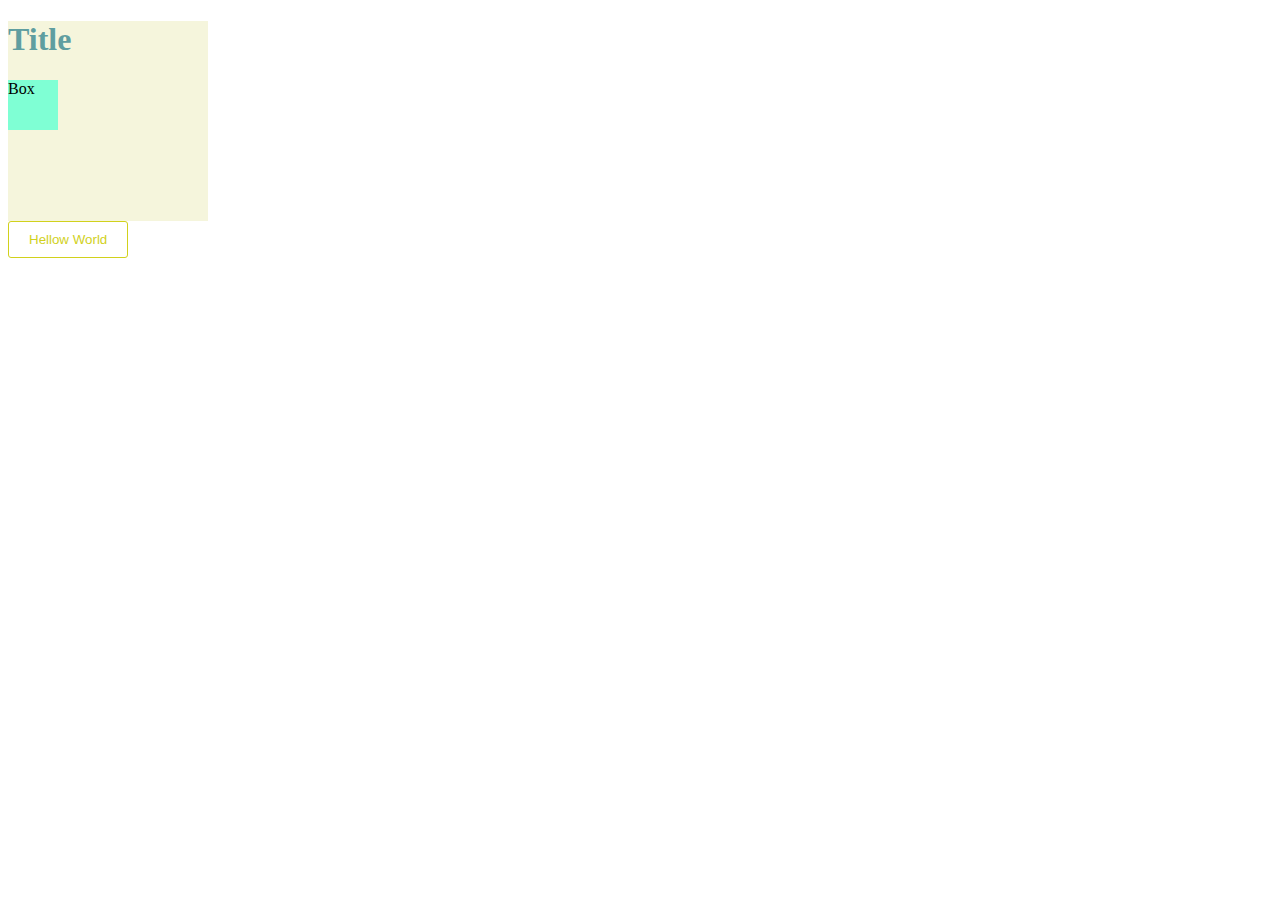
<file: modulo01/RSCSS/index.html>
<!DOCTYPE html>
<html lang="en">
  <head>
    <meta charset="UTF-8" />
    <meta name="viewport" content="width=device-width, initial-scale=1.0" />
    <link rel="stylesheet" href="styles.css" />
    <title>Title</title>
  </head>
  <body>
    <div class="ld-card">
      <h1 class="title">Title</h1>

      <div class="box">Box</div>
    </div>
    <button class="ld-button -warning">Hellow World</button>
  </body>
</html>
</file>
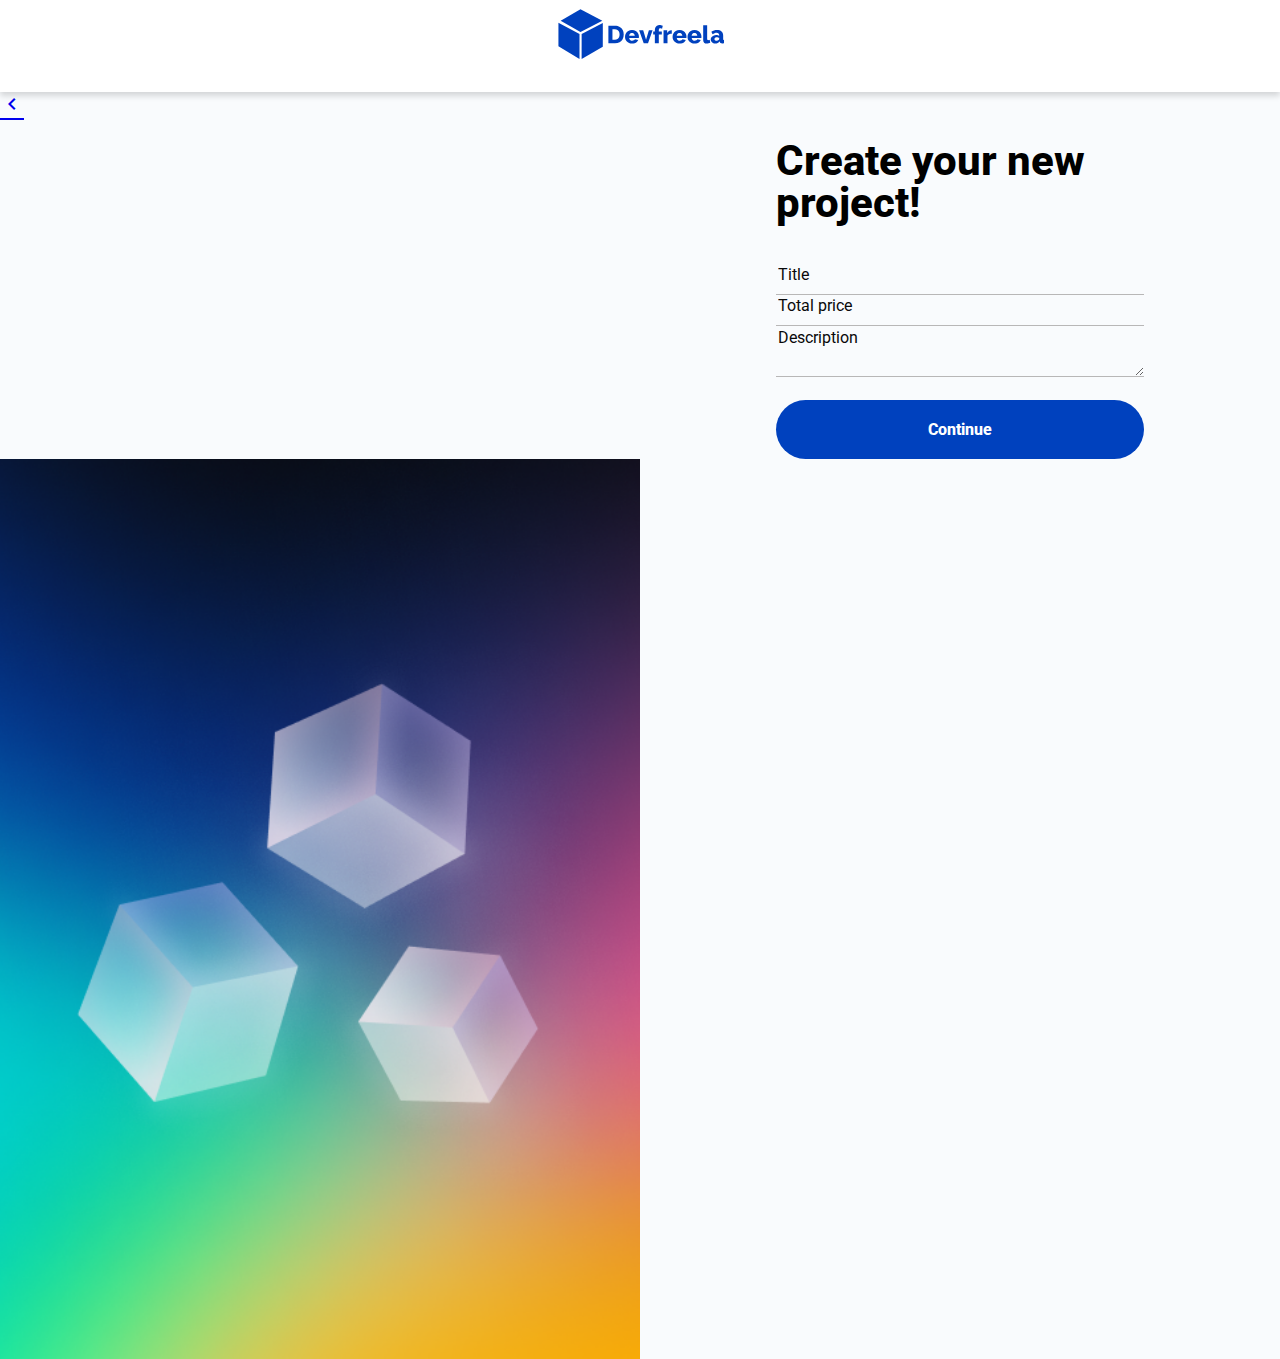
<file: project/create.html>
<!DOCTYPE html>
<html lang="en">
  <head>
    <meta charset="UTF-8" />
    <meta name="viewport" content="width=device-width, initial-scale=1.0" />
    <title>Create</title>

    <!-- Fonts -->
    <link rel="preconnect" href="https://fonts.googleapis.com">
    <link rel="preconnect" href="https://fonts.gstatic.com" crossorigin>
    <link href="https://fonts.googleapis.com/css2?family=Roboto:ital,wght@0,100..900;1,100..900&display=swap" rel="stylesheet">
    <link href="https://fonts.googleapis.com/css2?family=Material+Symbols+Outlined" rel="stylesheet" />

    <!-- Styles ITCSS -->
    <!-- Settings -->
    <link rel="stylesheet" href="styles/settings/text.css" />
    <link rel="stylesheet" href="styles/settings/color.css" />
    <link rel="stylesheet" href="styles/settings/core.css" />
    <link rel="stylesheet" href="styles/settings/wrapper.css" />
    <!-- Generic -->
    <link rel="stylesheet" href="styles/generic/reset.css" />
    <link rel="stylesheet" href="styles/generic/border-box.css" />
    <!-- Base -->
    <link rel="stylesheet" href="styles/base/html.css" />
    <!-- Objects -->
    <link rel="stylesheet" href="styles/objects/ld-wrapper.css" />
    <!-- Components -->
    <link rel="stylesheet" href="styles/components/ld-header.css" />
    <link rel="stylesheet" href="styles/components/ld-button.css" />
    <link rel="stylesheet" href="styles/components/ld-input.css" />
    <!-- Pages -->
    <link rel="stylesheet" href="styles/pages/create.css" />
    <!-- Trumps -->
  </head>
  <body>
    <div class="ld-create">
      <div class="ld-wrapper">
        <header class="ld-header">
          <div class="wrapper">
            <div class="logo-wrapper">
              <img class="image" src="assets/logo/devfreela.svg" alt="Logo"></img>
            </div>
          </div>
        </header>
        <main class="main-content">
          <a class="back-btn material-symbols-outlined" href="list.html">
            chevron_left
          </a>
          <div class="left">
            <h1 class="main-title">
              Create your new project!
            </h1>

            <input type="text" class="ld-input" placeholder="Title">
            <input type="text" class="ld-input" placeholder="Total price">
            <textarea class="ld-input" placeholder="Description"></textarea>
            <button class="ld-button">Continue</button>
          </div>
          <div class="right"><img class="image" src="assets/image/bg-float-cubes.png" alt="Backgorund for login/singup"></div>
        </main>
      </div>
    </div>
  </body>
</html>
</file>
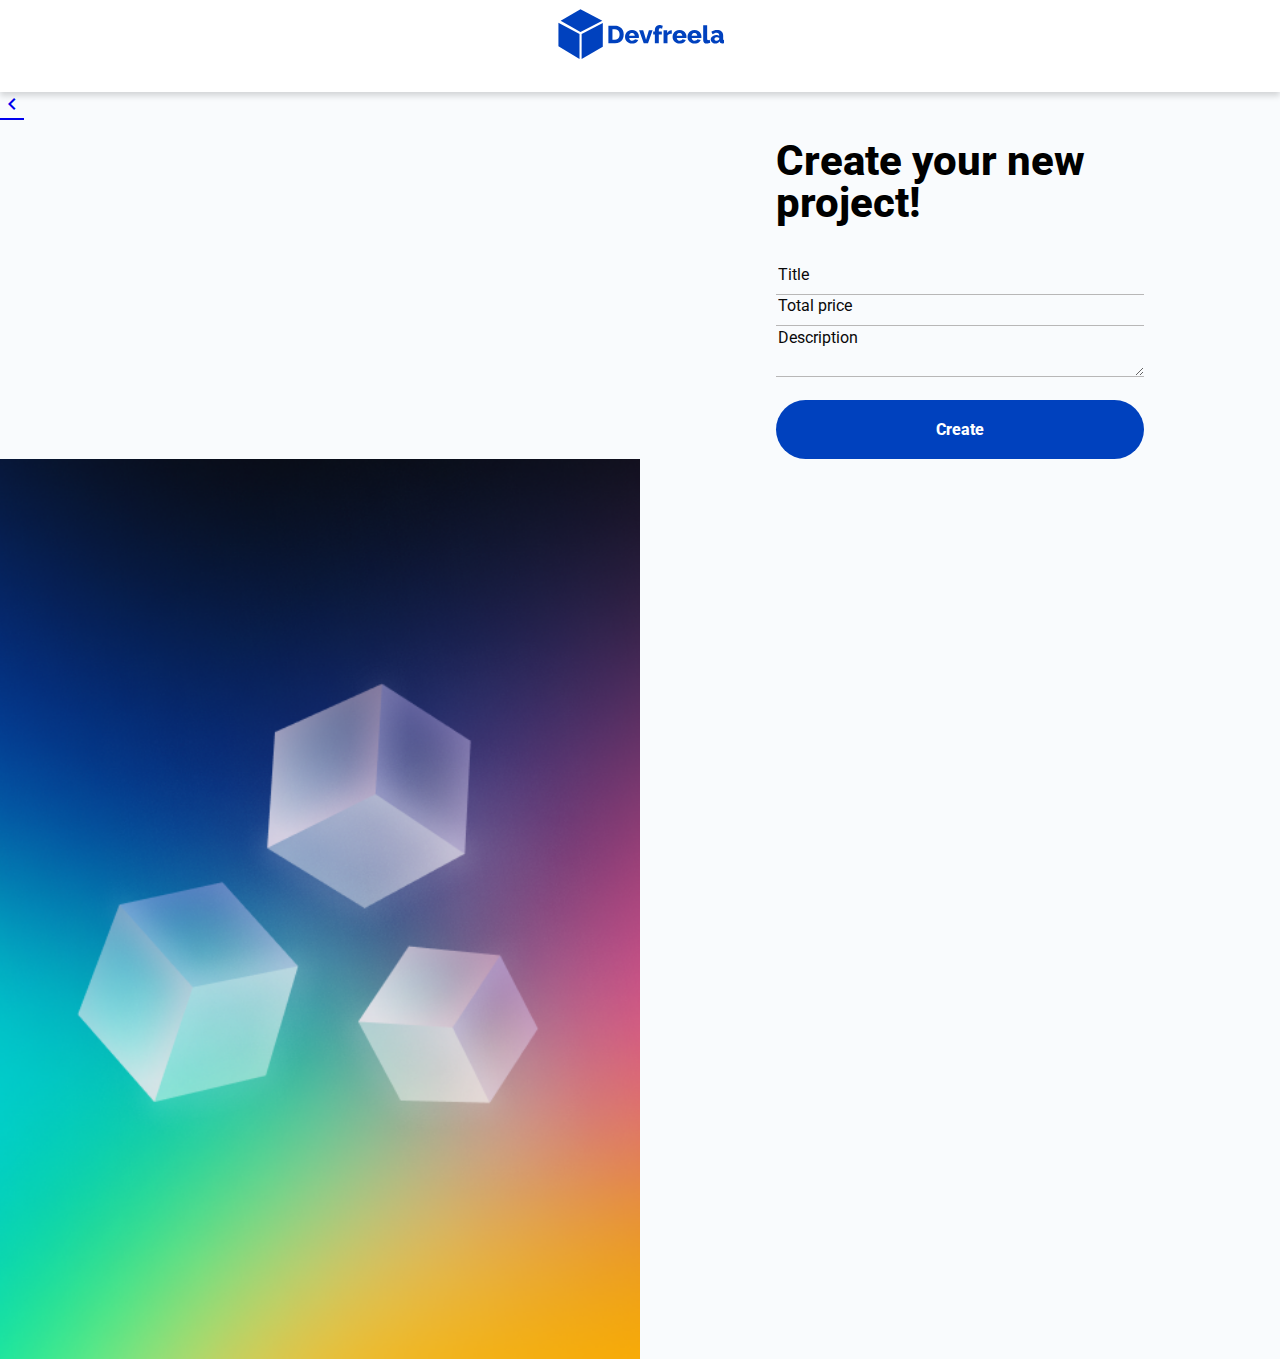
<file: project/project-create-edit.html>
<!DOCTYPE html>
<html lang="en">
  <head>
    <meta charset="UTF-8" />
    <meta name="viewport" content="width=device-width, initial-scale=1.0" />
    <title>Create</title>

    <!-- Fonts -->
    <link rel="preconnect" href="https://fonts.googleapis.com">
    <link rel="preconnect" href="https://fonts.gstatic.com" crossorigin>
    <link href="https://fonts.googleapis.com/css2?family=Roboto:ital,wght@0,100..900;1,100..900&display=swap" rel="stylesheet">
    <link href="https://fonts.googleapis.com/css2?family=Material+Symbols+Outlined" rel="stylesheet" />

    <!-- Styles ITCSS -->
    <!-- Settings -->
    <link rel="stylesheet" href="styles/settings/text.css" />
    <link rel="stylesheet" href="styles/settings/color.css" />
    <link rel="stylesheet" href="styles/settings/core.css" />
    <link rel="stylesheet" href="styles/settings/wrapper.css" />
    <!-- Generic -->
    <link rel="stylesheet" href="styles/generic/reset.css" />
    <link rel="stylesheet" href="styles/generic/border-box.css" />
    <!-- Base -->
    <link rel="stylesheet" href="styles/base/html.css" />
    <!-- Objects -->
    <link rel="stylesheet" href="styles/objects/ld-wrapper.css" />
    <!-- Components -->
    <link rel="stylesheet" href="styles/components/ld-header.css" />
    <link rel="stylesheet" href="styles/components/ld-button.css" />
    <link rel="stylesheet" href="styles/components/ld-input.css" />
    <!-- Pages -->
    <link rel="stylesheet" href="styles/pages/project-create-edit.css" />
    <!-- Trumps -->

    <script src="scripts/project-create-edit.js"></script>
  </head>
  <body>
    <div class="ld-project-create-edit">
      <div class="ld-wrapper">
        <header class="ld-header">
          <div class="wrapper">
            <div class="logo-wrapper">
              <img class="image" src="assets/logo/devfreela.svg" alt="Logo"></img>
            </div>
          </div>
        </header>
        <main class="main-content">
          <a class="back-btn material-symbols-outlined" href="list.html">
            chevron_left
          </a>
          <div class="left">
            <h1 id="main-title" class="main-title"></h1>

            <input type="text" class="ld-input" placeholder="Title">
            <input type="text" class="ld-input" placeholder="Total price">
            <textarea class="ld-input" placeholder="Description"></textarea>
            <button id="action-button" class="ld-button"></button>
          </div>
          <div class="right"><img class="image" src="assets/image/bg-float-cubes.png" alt="Backgorund for login/singup"></div>
        </main>
      </div>
    </div>
  </body>
</html>
</file>
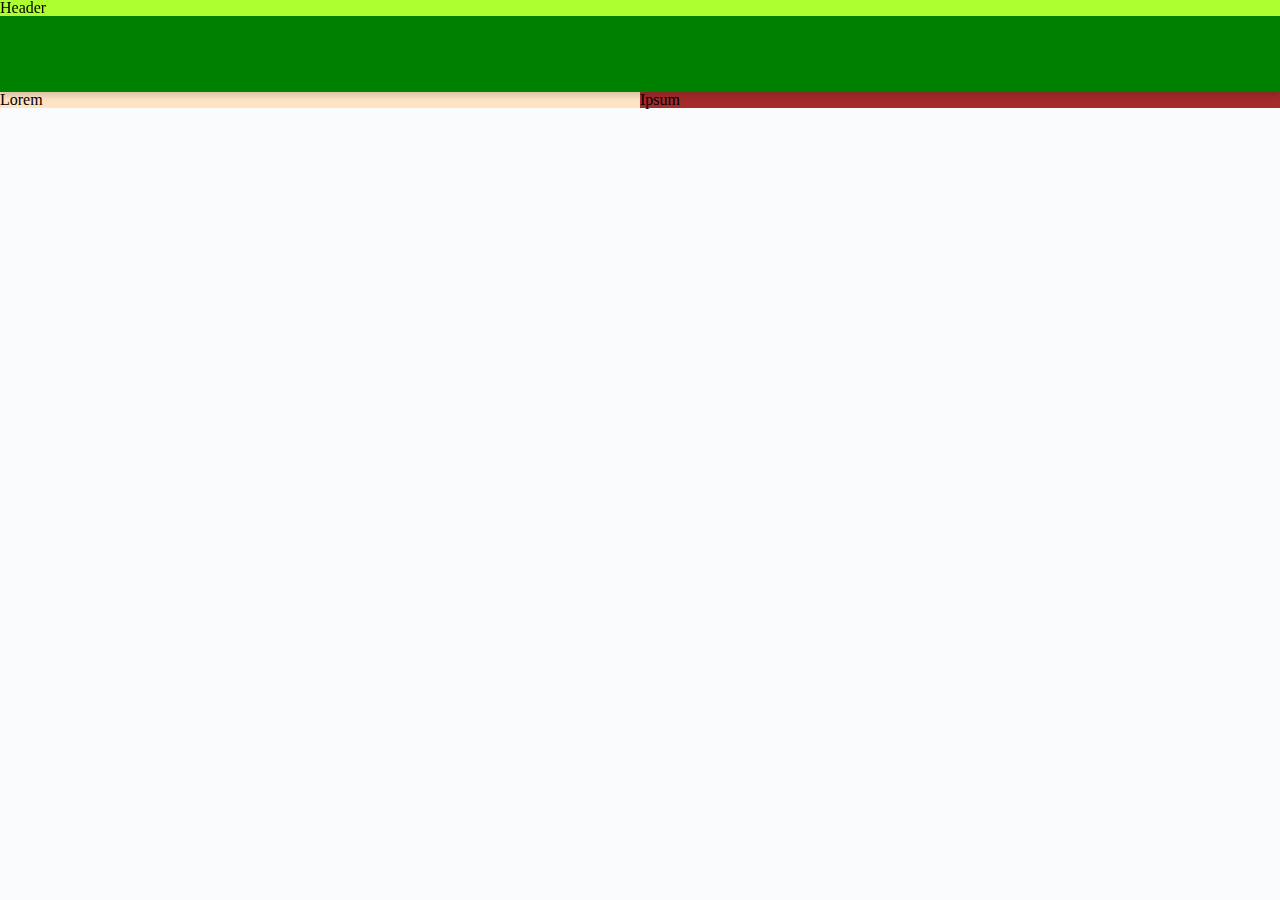
<file: modulo01/class05/login.html>
<!DOCTYPE html>
<html lang="en">
  <head>
    <meta charset="UTF-8" />
    <meta name="viewport" content="width=device-width, initial-scale=1.0" />
    <title>Title</title>

    <!-- Styles ITCSS -->
    <!-- Settings -->
    <link rel="stylesheet" href="styles/settings/color.css" />
    <link rel="stylesheet" href="styles/settings/core.css" />
    <link rel="stylesheet" href="styles/settings/wrapper.css" />
    <!-- Generic -->
    <link rel="stylesheet" href="styles/generic/reset.css" />
    <link rel="stylesheet" href="styles/generic/border-box.css" />
    <!-- Base -->
    <link rel="stylesheet" href="styles/base/html.css" />
    <!-- Objects -->
    <!-- Components -->
    <!-- Pages -->
    <link rel="stylesheet" href="styles/pages/login.css" />
    <!-- Trumps -->
  </head>
  <body>
    <div class="ld-login">
      <div class="ld-wrapper">
        <header class="ld-header">
          <div class="wrapper">Header</div>
        </header>
        <main class="main-content">
          <div class="left">Lorem</div>
          <div class="right">Ipsum</div>
        </main>
      </div>
    </div>
  </body>
</html>
</file>
<file: modulo01/RSCSS/styles.css>
.ld-card {
        width: 200px;
        height: 200px;
        background-color: beige;


        > .title {
          color: cadetblue;
        }
        > .box {
          width: 50px;
          height: 50px;
          background-color: aquamarine;
        }
}


.ld-button {
        border: 1px solid black;
        padding: 10px 20px;
        background-color: white;
        border-radius: 3px;

        &.-danger {
          color: red;
          border-color: red;
        }
        &.-warning {
          color: rgb(209, 209, 28);
          border-color: rgb(209, 209, 28);
        }
}
</file>
<file: project/styles/settings/text.css>
:root{
    --ld-font-size-base: 10px;
    --ld-font-family-base: 'Roboto', sans-serif;
}
</file>
<file: project/styles/settings/color.css>
:root{
    /* PRIMARY */
    --ld-color-primary: #0041BE;

    /* DANGER */
    --ld-color-danger: #FF2222;

    /* GRAY */
    --ld-color-gray-lighter: #F9FBFD;
    --ld-color-gray-light: #B8B7B7;
    --ld-color-gray: #767684;
    --ld-color-gray-dark: #09090A;
}
</file>
<file: project/styles/settings/core.css>
:root{
    --ld-header-size: 92px;
}
</file>
<file: project/styles/settings/wrapper.css>
:root {
    --ld-main-wrapper: 1366px;

}

/* .test{
    width: var(--main-wrapper);
} */
</file>
<file: project/styles/generic/border-box.css>
* {
        box-sizing: border-box;
}
</file>
<file: project/styles/base/html.css>
html{
    background-color: var(--ld-color-gray-lighter);
}
</file>
<file: project/styles/objects/ld-wrapper.css>
.ld-wrapper{
   max-width: var(--ld-main-wrapper); 
   margin: 0 auto;
}
.ld-wrapper>.main-content{
    padding-top: var(--ld-header-size);
    display: grid;
    grid-template-columns: 1fr 1fr;
}

.ld-wrapper>.main-content.-one-col{
    padding-top: var(--ld-header-size);
    display: grid;
    grid-template-columns: 1fr;
}
.ld-wrapper>.main-content>.left{
    padding-top: 48px;
}
.ld-wrapper>.main-content>.right{
    overflow: hidden;
    position: relative;
    height: 100vh;
    
}
.ld-wrapper>.main-content>.right>.image{
    min-width: 100%;
    height: 100%;
    position: absolute;
    top: 0;
    left: 50%;
    transform: translateX(-50%);
}
</file>
<file: project/styles/components/ld-header.css>
.ld-header{
    height: var(--ld-header-size);
    width: 100%;
    background-color: white;
    box-shadow: 0px 4px 6px rgba(0,0,0,0.15);
    position: fixed;
    z-index: 1;
    left: 0;
    top: 0;
}

.ld-header>.wrapper{
    max-width: var(--ld-main-wrapper);
    margin: 0 auto;
    display: flex;
    justify-content: center;
}

.ld-header>.wrapper>.image-wrapper{
    height: var(--ld-header-size);
    padding: 16px 0;
}

.ld-header>.wrapper>.image-wrapper>.image{
    height: 100%;
}
</file>
<file: project/styles/components/ld-button.css>
.ld-button{
    background-color: var(--ld-color-primary);
    color: white;
    font-size: calc(var(--font-size-base) + 8px);
    font-family: var(--font-family-base);
    font-weight: 800;
    padding: 20px;
    border-radius: 50px;
    border: none;
    width: 100%;
    cursor: pointer;
    transition: background-color 0.5s;
}

.ld-button:hover{
    background-color: var(--ld-color-primary-light);
}
</file>
<file: project/styles/components/ld-input.css>
.ld-input{
    font-size: calc(var(--font-size-base) + 8px);
    font-family: var(--font-family-base);
    background: none;
    border: none;
    border-bottom: 1px solid var(--ld-color-gray-light);
    outline: none;
    transition: border-color 0.5s;
    padding-bottom: 10px;
    width: 100%;

}

.ld-input:focus{
    border-color: var(--ld-color-primary);
}

.ld-input::placeholder{
    color: var(--ld-color-gray-dark);
}
</file>
<file: project/styles/pages/create.css>
.ld-create{
    font-family: var(--ld-font-family-base);
}

.ld-create>.ld-wrapper>.main-content>.left{
    max-width: 368px;
    margin: auto;
}

.ld-create>.ld-wrapper>.main-content>.left>.main-title{
    font-size: calc(var(--ld-font-size-base) + 32px);
    font-weight: 800;
    max-width: 415px;
    margin-bottom: 40px;
}

.ld-create>.ld-wrapper>.main-content>.left>.ld-button{
    margin-top: 20px;
}
</file>
<file: project/styles/pages/project-create-edit.css>
.ld-project-create-edit{
    font-family: var(--ld-font-family-base);
}

.ld-project-create-edit>.ld-wrapper>.main-content>.left{
    max-width: 368px;
    margin: auto;
}

.ld-project-create-edit>.ld-wrapper>.main-content>.left>.main-title{
    font-size: calc(var(--ld-font-size-base) + 32px);
    font-weight: 800;
    max-width: 415px;
    margin-bottom: 40px;
}

.ld-project-create-edit>.ld-wrapper>.main-content>.left>.ld-button{
    margin-top: 20px;
}
</file>
<file: modulo01/class05/styles/settings/color.css>
:root{
    /* PRIMARY */
    --ld-color-primary: #0041BE;

    /* DANGER */
    --ld-color-danger: #FF2222;

    /* GRAY */
    --ld-color-gray-lighter: #F9FBFD;
    --ld-color-gray-light: #B8B7B7;
    --ld-color-gray: #767684;
    --ld-color-gray-dark: #09090A;
}
</file>
<file: modulo01/class05/styles/settings/core.css>
:root{
    --ld-header-size: 92px;
}
</file>
<file: modulo01/class05/styles/settings/wrapper.css>
:root {
    --ld-main-wrapper: 1366px;

}

/* .test{
    width: var(--main-wrapper);
} */
</file>
<file: modulo01/class05/styles/generic/border-box.css>
* {
        box-sizing: border-box;
}
</file>
<file: modulo01/class05/styles/base/html.css>
html{
    background-color: var(--ld-color-gray-lighter);
}
</file>
<file: modulo01/class05/styles/pages/login.css>
.ld-login>.ld-wrapper{
   max-width: var(--ld-main-wrapper); 
   margin: 0 auto;
}

.ld-login>.ld-wrapper>.ld-header{
    height: var(--ld-header-size);
    background-color: green;
    width: 100%;
    box-shadow: 0px 4px 6px rgba(0,0,0,0.15);

    position: fixed;
    left: 0;
    top: 0;
}
.ld-login>.ld-wrapper>.ld-header>.wrapper{
    max-width: var(--ld-main-wrapper);
    margin: 0 auto;
    background-color: greenyellow;
}
.ld-login>.ld-wrapper>.main-content{
    padding-top: var(--ld-header-size);
    display: grid;
    grid-template-columns: 1fr 1fr;
}


.ld-login>.ld-wrapper>.main-content>.left{
    background-color: bisque;
}


.ld-login>.ld-wrapper>.main-content>.right{
    background-color: brown;
}
</file>
